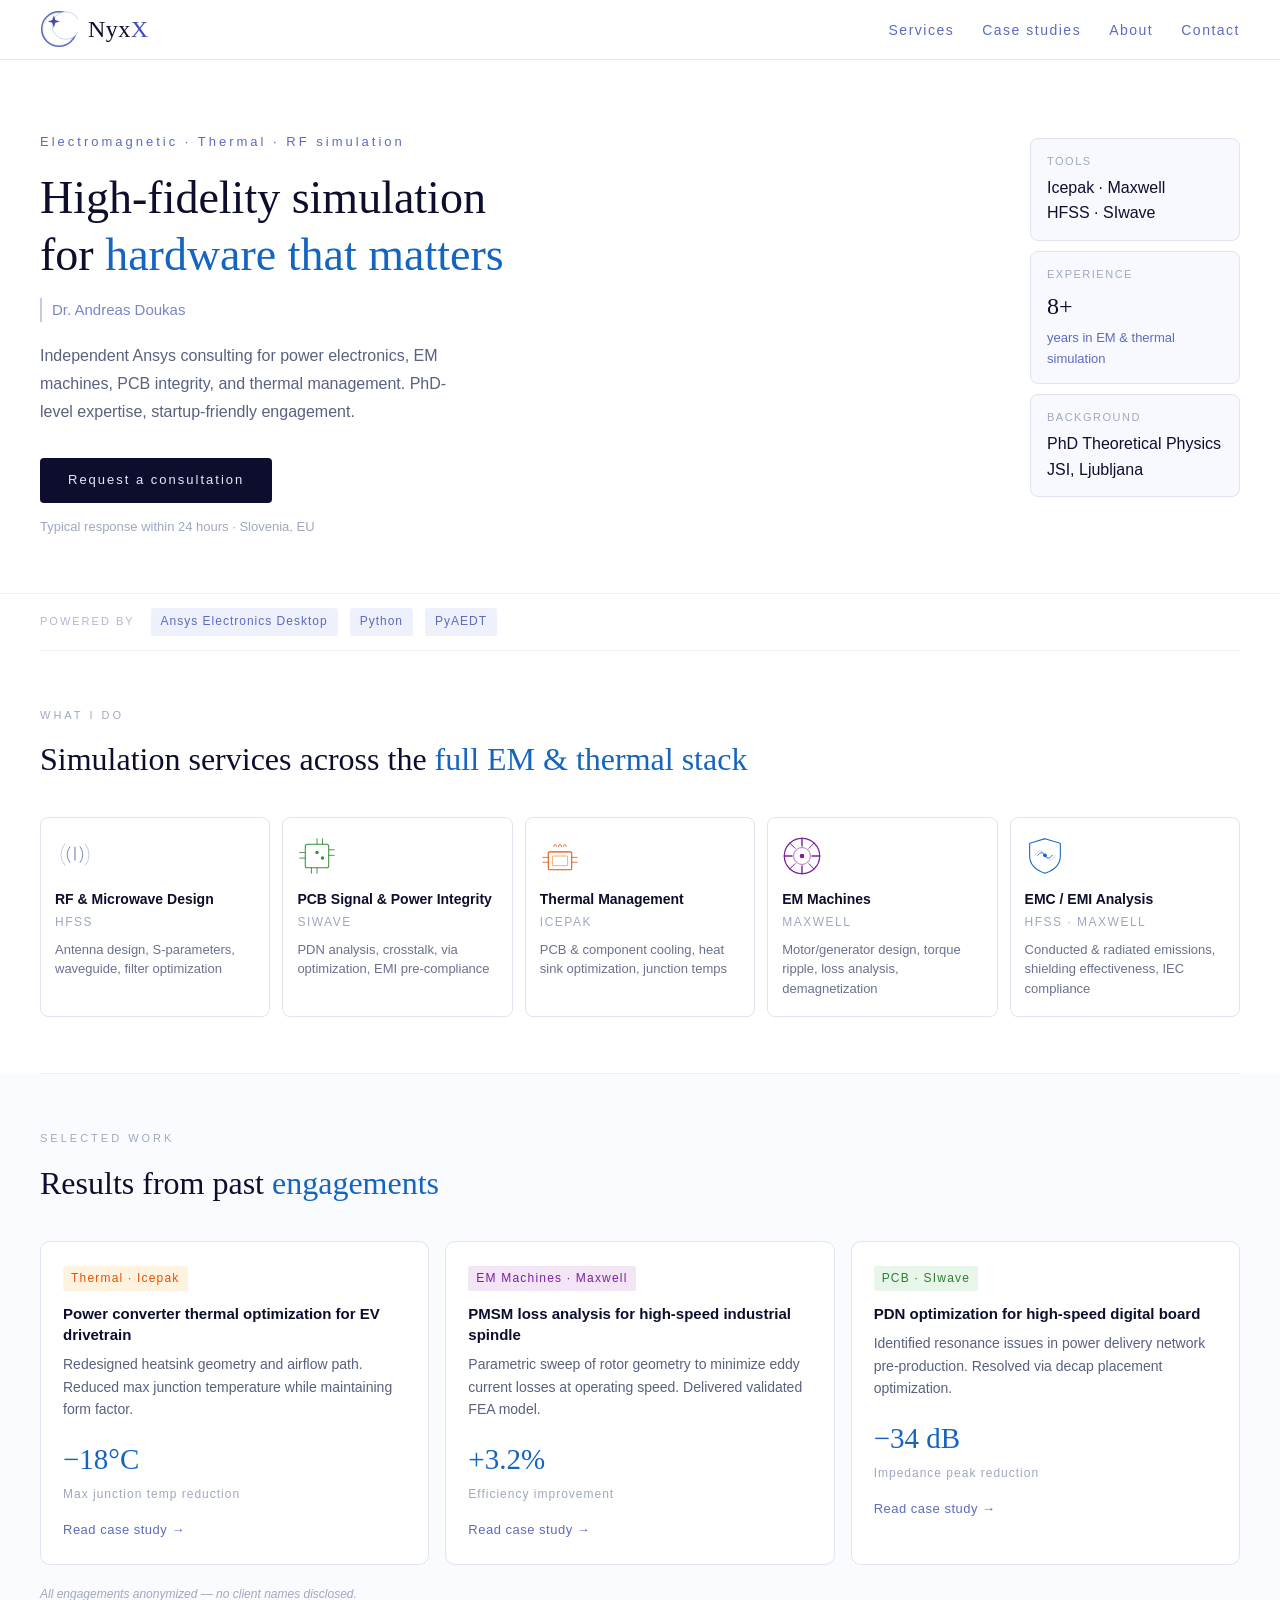
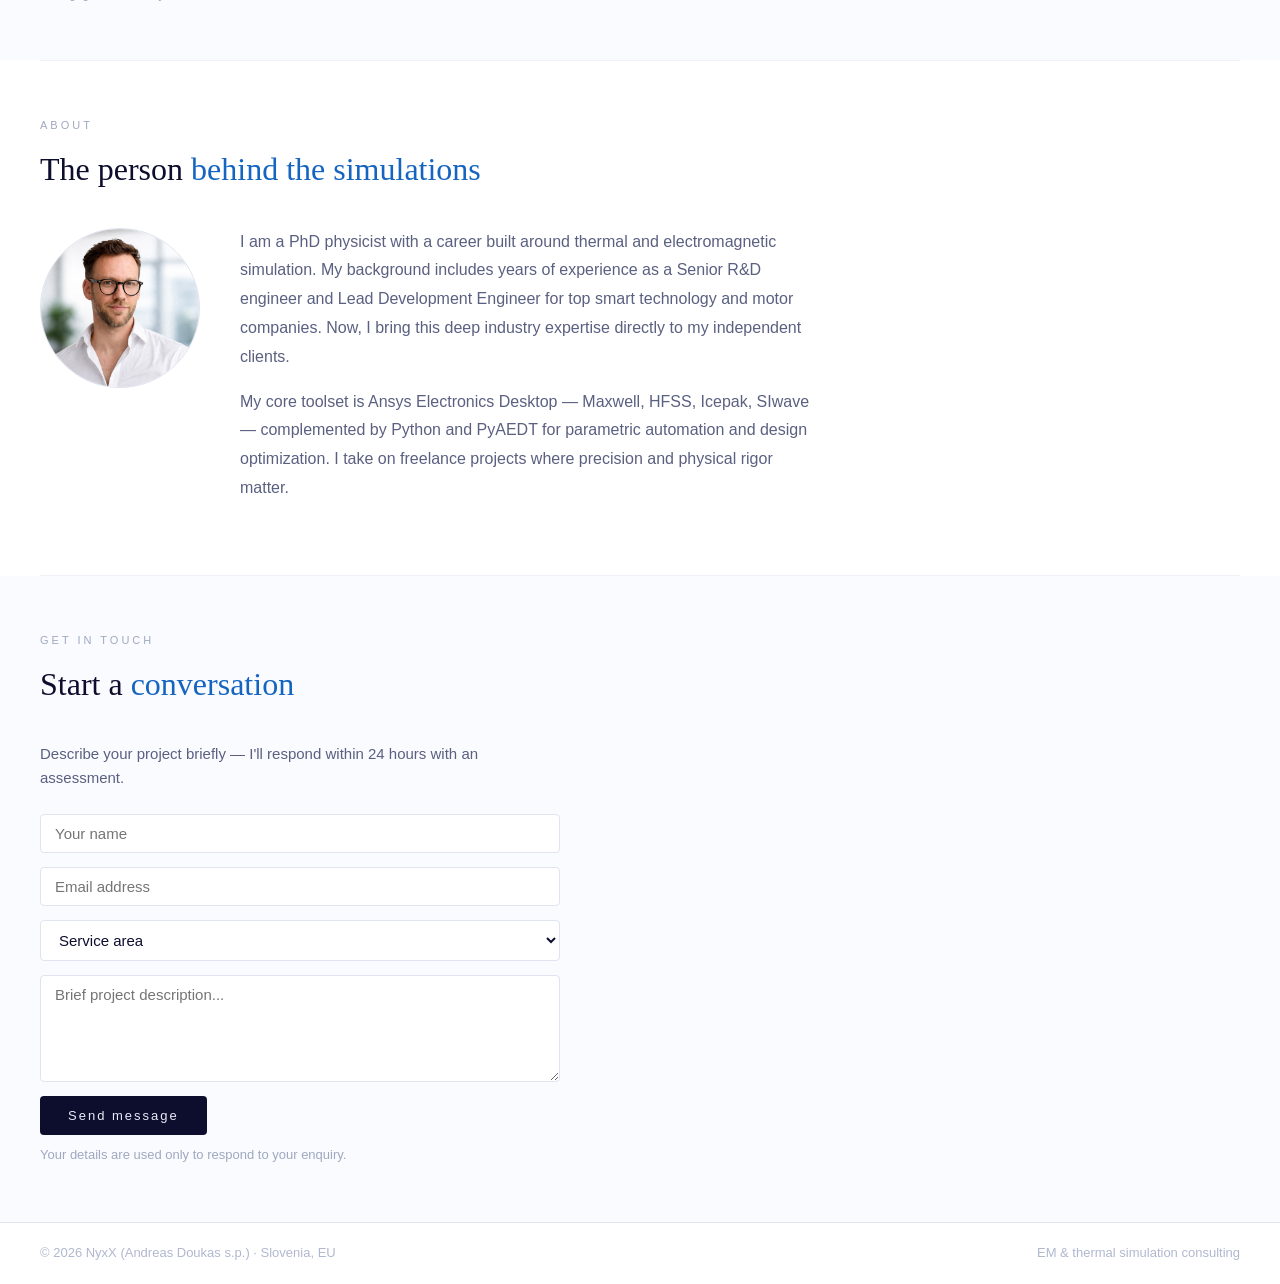
<file: index.html>
<!DOCTYPE html>
<html lang="en">
<head>
  <meta charset="UTF-8">
  <meta name="viewport" content="width=device-width, initial-scale=1.0">
  <title>NyxX – EM & Thermal Simulation Consulting</title>
  <meta name="description" content="Independent Ansys simulation consulting for power electronics, EM machines, PCB integrity, and thermal management. Dr. Andreas Doukas, PhD.">

  <!-- Open Graph — controls link previews in iMessage, Slack, LinkedIn, WhatsApp -->
  <meta property="og:title" content="NyxX – EM & Thermal Simulation Consulting">
  <meta property="og:description" content="Independent Ansys consulting for power electronics, EM machines, PCB integrity, and thermal management. PhD-level expertise, startup-friendly engagement.">
  <meta property="og:type" content="website">
  <meta property="og:url" content="https://andreasdk1.github.io/nyxx-sim/">
  <meta property="og:image" content="https://andreasdk1.github.io/nyxx-sim/assets/og-preview.png">

  <!-- Twitter / X card -->
  <meta name="twitter:card" content="summary_large_image">
  <meta name="twitter:title" content="NyxX – EM & Thermal Simulation Consulting">
  <meta name="twitter:description" content="Independent Ansys consulting for power electronics, EM machines, PCB integrity, and thermal management.">
  <meta name="twitter:image" content="https://andreasdk1.github.io/nyxx-sim/assets/og-preview.png">

  <link rel="stylesheet" href="style.css">
</head>
<body>

  <!-- NAV -->
  <nav id="nav">
    <a class="nav-logo" href="#">
      <!-- Crescent SVG — inlined, no external file -->
      <svg width="38" height="38" viewBox="0 0 44 44" fill="none" xmlns="http://www.w3.org/2000/svg" aria-hidden="true">
        <!-- Outer ring -->
        <circle cx="22" cy="22" r="20" stroke="#3f51b5" stroke-width="1.8" opacity="0.85"/>
        <!-- Subtle inner ring -->
        <circle cx="22" cy="22" r="18.5" stroke="#1565c0" stroke-width="0.5" opacity="0.25"/>
        <!-- White cutout circle that creates the crescent -->
        <circle cx="30" cy="18" r="16" fill="#ffffff"/>
        <circle cx="30" cy="18" r="16" stroke="#1565c0" stroke-width="0.8" opacity="0.35"/>
        <!-- Star at tip -->
        <polygon points="16,6 17.8,11.5 23,13.2 17.8,14.9 16,20.5 14.2,14.9 9,13.2 14.2,11.5" fill="#1a237e" opacity="0.8"/>
      </svg>
      <span class="nav-wordmark">Nyx<em>X</em></span>
    </a>
    <ul class="nav-links">
      <li><a href="#services">Services</a></li>
      <li><a href="#case-studies">Case studies</a></li>
      <li><a href="#about">About</a></li>
      <li><a href="#contact">Contact</a></li>
    </ul>
  </nav>

  <!-- HERO -->
  <section id="hero" class="hero">
    <div class="hero-left">
      <p class="hero-eyebrow">Electromagnetic · Thermal · RF simulation</p>
      <h1>High-fidelity simulation<br>for <em>hardware that matters</em></h1>
      <p class="hero-name">Dr. Andreas Doukas</p>
      <p class="hero-sub">Independent Ansys consulting for power electronics, EM machines, PCB integrity, and thermal management. PhD-level expertise, startup-friendly engagement.</p>
      <a class="cta" href="#contact">Request a consultation</a>
      <p class="hero-note">Typical response within 24 hours · Slovenia, EU</p>
    </div>
    <div class="hero-right">
      <div class="stat-card">
        <p class="stat-label">Tools</p>
        <p class="stat-val sm">Icepak · Maxwell<br>HFSS · SIwave</p>
      </div>
      <div class="stat-card">
        <p class="stat-label">Experience</p>
        <p class="stat-val">8+</p>
        <p class="stat-sub">years in EM & thermal simulation</p>
      </div>
      <div class="stat-card">
        <p class="stat-label">Background</p>
        <p class="stat-val sm">PhD Theoretical Physics<br>JSI, Ljubljana</p>
      </div>
    </div>
  </section>

  <!-- TOOLS BAR -->
  <div class="tools-bar">
    <span class="tools-label">Powered by</span>
    <span class="tool-badge">Ansys Electronics Desktop</span>
    <span class="tool-badge">Python</span>
    <span class="tool-badge">PyAEDT</span>    
  </div>

  <hr class="divider">

  <!-- SERVICES -->
  <section id="services" class="section">
    <p class="eyebrow">What I do</p>
    <h2>Simulation services across the <span>full EM & thermal stack</span></h2>
    <div class="services-grid">

      <article class="svc-card">
        <!-- RF antenna / radiation pattern -->
        <svg class="svc-icon" viewBox="65 300 86 58" fill="none" xmlns="http://www.w3.org/2000/svg" aria-hidden="true">
          <line x1="108" y1="338" x2="108" y2="310" stroke="#3f51b5" stroke-width="1.8" stroke-linecap="round"/>
          <path d="M97 343 Q85 326 97 309" stroke="#3f51b5" stroke-width="1.5" stroke-linecap="round"/>
          <path d="M119 343 Q131 326 119 309" stroke="#3f51b5" stroke-width="1.5" stroke-linecap="round"/>
          <path d="M86 349 Q69 326 86 303" stroke="#3f51b5" stroke-width="1.1" stroke-linecap="round" stroke-opacity="0.6"/>
          <path d="M130 349 Q147 326 130 303" stroke="#3f51b5" stroke-width="1.1" stroke-linecap="round" stroke-opacity="0.6"/>
        </svg>
        <h3 class="svc-name">RF & Microwave Design</h3>
        <p class="svc-tool">HFSS</p>
        <p class="svc-desc">Antenna design, S-parameters, waveguide, filter optimization</p>
      </article>

      <article class="svc-card">
        <!-- PCB / IC package with pins -->
        <svg class="svc-icon" viewBox="188 299 58 58" fill="none" xmlns="http://www.w3.org/2000/svg" aria-hidden="true">
          <rect x="200" y="311" width="34" height="34" rx="3" stroke="#388e3c" stroke-width="1.5"/>
          <line x1="217" y1="311" x2="217" y2="303" stroke="#388e3c" stroke-width="1.3" stroke-linecap="round"/>
          <line x1="225" y1="311" x2="225" y2="303" stroke="#388e3c" stroke-width="1.3" stroke-linecap="round"/>
          <line x1="234" y1="319" x2="242" y2="319" stroke="#388e3c" stroke-width="1.3" stroke-linecap="round"/>
          <line x1="234" y1="327" x2="242" y2="327" stroke="#388e3c" stroke-width="1.3" stroke-linecap="round"/>
          <line x1="217" y1="345" x2="217" y2="353" stroke="#388e3c" stroke-width="1.3" stroke-linecap="round"/>
          <line x1="209" y1="345" x2="209" y2="353" stroke="#388e3c" stroke-width="1.3" stroke-linecap="round"/>
          <line x1="200" y1="323" x2="192" y2="323" stroke="#388e3c" stroke-width="1.3" stroke-linecap="round"/>
          <line x1="200" y1="331" x2="192" y2="331" stroke="#388e3c" stroke-width="1.3" stroke-linecap="round"/>
          <circle cx="217" cy="323" r="2.5" fill="#388e3c"/>
          <circle cx="225" cy="331" r="2.5" fill="#388e3c"/>
        </svg>
        <h3 class="svc-name">PCB Signal & Power Integrity</h3>
        <p class="svc-tool">SIwave</p>
        <p class="svc-desc">PDN analysis, crosstalk, via optimization, EMI pre-compliance</p>
      </article>

      <article class="svc-card">
        <!-- Heatsink with fins and heat waves -->
        <svg class="svc-icon" viewBox="311 300 58 48" fill="none" xmlns="http://www.w3.org/2000/svg" aria-hidden="true">
          <rect x="323" y="318" width="34" height="26" rx="2" stroke="#e65100" stroke-width="1.5"/>
          <rect x="329" y="324" width="22" height="14" rx="1" stroke="#f57c00" stroke-width="0.9"/>
          <path d="M331,310C332.333,306 333.667,306 335,310" stroke="#e65100" stroke-width="1.3" stroke-linecap="round"/>
          <path d="M338,310C339.333,306 340.667,306 342,310" stroke="#e65100" stroke-width="1.3" stroke-linecap="round"/>
          <path d="M345,310C346.333,306 347.667,306 349,310" stroke="#e65100" stroke-width="1.3" stroke-linecap="round"/>
          <line x1="323" y1="326" x2="315" y2="326" stroke="#e65100" stroke-width="1.1" stroke-linecap="round"/>
          <line x1="323" y1="333" x2="315" y2="333" stroke="#e65100" stroke-width="1.1" stroke-linecap="round"/>
          <line x1="357" y1="326" x2="365" y2="326" stroke="#e65100" stroke-width="1.1" stroke-linecap="round"/>
          <line x1="357" y1="333" x2="365" y2="333" stroke="#e65100" stroke-width="1.1" stroke-linecap="round"/>
        </svg>
        <h3 class="svc-name">Thermal Management</h3>
        <p class="svc-tool">Icepak</p>
        <p class="svc-desc">PCB & component cooling, heat sink optimization, junction temps</p>
      </article>

      <article class="svc-card">
        <!-- Motor cross-section — concentric circles with pole lines -->
        <svg class="svc-icon" viewBox="437 302 52 52" fill="none" xmlns="http://www.w3.org/2000/svg" aria-hidden="true">
          <circle cx="463" cy="328" r="23" stroke="#7b1fa2" stroke-width="1.6"/>
          <circle cx="463" cy="328" r="11" stroke="#ab47bc" stroke-width="1"/>
          <circle cx="463" cy="328" r="3" fill="#7b1fa2"/>
          <line x1="463" y1="305" x2="463" y2="315" stroke="#7b1fa2" stroke-width="1.8" stroke-linecap="round"/>
          <line x1="463" y1="341" x2="463" y2="351" stroke="#7b1fa2" stroke-width="1.8" stroke-linecap="round"/>
          <line x1="440" y1="328" x2="450" y2="328" stroke="#7b1fa2" stroke-width="1.8" stroke-linecap="round"/>
          <line x1="476" y1="328" x2="486" y2="328" stroke="#7b1fa2" stroke-width="1.8" stroke-linecap="round"/>
          <line x1="447" y1="311" x2="454" y2="318" stroke="#7b1fa2" stroke-width="1.3" stroke-linecap="round"/>
          <line x1="472" y1="338" x2="479" y2="345" stroke="#7b1fa2" stroke-width="1.3" stroke-linecap="round"/>
          <line x1="479" y1="311" x2="472" y2="318" stroke="#7b1fa2" stroke-width="1.3" stroke-linecap="round"/>
          <line x1="454" y1="338" x2="447" y2="345" stroke="#7b1fa2" stroke-width="1.3" stroke-linecap="round"/>
        </svg>
        <h3 class="svc-name">EM Machines</h3>
        <p class="svc-tool">Maxwell</p>
        <p class="svc-desc">Motor/generator design, torque ripple, loss analysis, demagnetization</p>
      </article>

      <article class="svc-card">
        <!-- EMC shield with wave pattern -->
        <svg class="svc-icon" viewBox="545 300 54 60" fill="none" xmlns="http://www.w3.org/2000/svg" aria-hidden="true">
          <path d="M572,304L595,311L595,330C595,342 587.333,350.667 572,356C556.667,350.667 549,342 549,330L549,311L572,304Z" stroke="#1565c0" stroke-width="1.6"/>
          <path d="M561,329C565,323.667 568.667,323.667 572,329C575.333,334.333 579,334.333 583,329" stroke="#1565c0" stroke-width="1.4" stroke-linecap="round"/>
          <path d="M557,329C561.667,319.667 566.667,319.667 572,329C577.333,338.333 582.333,338.333 587,329" stroke="#1565c0" stroke-width="0.9" stroke-linecap="round" stroke-opacity="0.4"/>
          <circle cx="572" cy="329" r="2.8" fill="#1565c0"/>
        </svg>
        <h3 class="svc-name">EMC / EMI Analysis</h3>
        <p class="svc-tool">HFSS · Maxwell</p>
        <p class="svc-desc">Conducted & radiated emissions, shielding effectiveness, IEC compliance</p>
      </article>

    </div>
  </section>

  <hr class="divider">

  <!-- CASE STUDIES -->
  <section id="case-studies" class="cases-section">
    <p class="eyebrow">Selected work</p>
    <h2>Results from past <span>engagements</span></h2>
    <div class="cases-grid">

      <article class="case-card">
        <span class="case-tag" style="background:#fff3e0;color:#e65100">Thermal · Icepak</span>
        <h3 class="case-title">Power converter thermal optimization for EV drivetrain</h3>
        <p class="case-desc">Redesigned heatsink geometry and airflow path. Reduced max junction temperature while maintaining form factor.</p>
        <p class="case-metric">−18°C</p>
        <p class="case-metric-label">Max junction temp reduction</p>
        <a class="case-link" href="cases/ev-thermal.html">Read case study →</a>
      </article>

      <article class="case-card">
        <span class="case-tag" style="background:#f3e5f5;color:#7b1fa2">EM Machines · Maxwell</span>
        <h3 class="case-title">PMSM loss analysis for high-speed industrial spindle</h3>
        <p class="case-desc">Parametric sweep of rotor geometry to minimize eddy current losses at operating speed. Delivered validated FEA model.</p>
        <p class="case-metric">+3.2%</p>
        <p class="case-metric-label">Efficiency improvement</p>
        <a class="case-link" href="cases/pmsm-loss.html">Read case study →</a>
      </article>

      <article class="case-card">
        <span class="case-tag" style="background:#e8f5e9;color:#2e7d32">PCB · SIwave</span>
        <h3 class="case-title">PDN optimization for high-speed digital board</h3>
        <p class="case-desc">Identified resonance issues in power delivery network pre-production. Resolved via decap placement optimization.</p>
        <p class="case-metric">−34 dB</p>
        <p class="case-metric-label">Impedance peak reduction</p>
        <a class="case-link" href="cases/pdn-optimization.html">Read case study →</a>
      </article>

    </div>
    <p class="cases-note">All engagements anonymized — no client names disclosed.</p>
  </section>

  <hr class="divider">

  <!-- ABOUT -->
  <section id="about" class="section">
    <p class="eyebrow">About</p>
    <h2>The person <span>behind the simulations</span></h2>
    <div class="about-inner">
      <img class="about-photo" src="IMG_1537.jpeg" alt="Dr. Andreas Doukas">
      <div class="about-text">
        <p class="about-body">I am a PhD physicist with a career built around thermal and electromagnetic simulation. My background includes years of experience as a Senior R&D engineer and Lead Development Engineer for top smart technology and motor companies. Now, I bring this deep industry expertise directly to my independent clients.</p>
        <p class="about-body">My core toolset is Ansys Electronics Desktop — Maxwell, HFSS, Icepak, SIwave — complemented by Python and PyAEDT for parametric automation and design optimization. I take on freelance projects where precision and physical rigor matter.</p>
      </div>
    </div>
  </section>

  <hr class="divider">

  <!-- CONTACT -->
  <section id="contact" class="contact-section">
    <p class="eyebrow">Get in touch</p>
    <h2>Start a <span>conversation</span></h2>
    <p class="contact-sub">Describe your project briefly — I'll respond within 24 hours with an assessment.</p>
    <form class="contact-form" action="https://formspree.io/f/YOUR_FORM_ID" method="POST">
      <input type="text" name="name" placeholder="Your name" required>
      <input type="email" name="email" placeholder="Email address" required>
      <select name="subject" required>
        <option value="" disabled selected>Service area</option>
        <option>RF & Microwave (HFSS)</option>
        <option>PCB Signal & Power Integrity (SIwave)</option>
        <option>Thermal Management (Icepak)</option>
        <option>EM Machines (Maxwell)</option>
        <option>EMC / EMI Analysis</option>
        <option>Other / Not sure</option>
      </select>
      <textarea name="message" placeholder="Brief project description..." rows="5" required></textarea>
      <div>
        <button type="submit" class="cta">Send message</button>
        <p class="form-note">Your details are used only to respond to your enquiry.</p>
      </div>
    </form>
  </section>

  <!-- FOOTER -->
  <footer id="footer">
    <span>© 2026 NyxX (Andreas Doukas s.p.) · Slovenia, EU</span>
    <span>EM & thermal simulation consulting</span>
  </footer>

  <script>
    // Active nav link — based on scroll position, not intersection ratio
    const sections = document.querySelectorAll('section[id]');
    const navLinks = document.querySelectorAll('.nav-links a');
    function updateNav() {
      const scrollY = window.scrollY;
      const navH = document.getElementById('nav').offsetHeight;
      const atBottom = scrollY + window.innerHeight >= document.documentElement.scrollHeight - 4;

      let current = atBottom
        ? sections[sections.length - 1].id
        : sections[0].id;

      if (!atBottom) {
        sections.forEach(section => {
          if (scrollY >= section.offsetTop - navH - 8) current = section.id;
        });
      }

      navLinks.forEach(link => {
        link.classList.toggle('active', link.getAttribute('href') === '#' + current);
      });
    }
    window.addEventListener('scroll', updateNav, { passive: true });
    updateNav();
  </script>
</body>
</html>
</file>
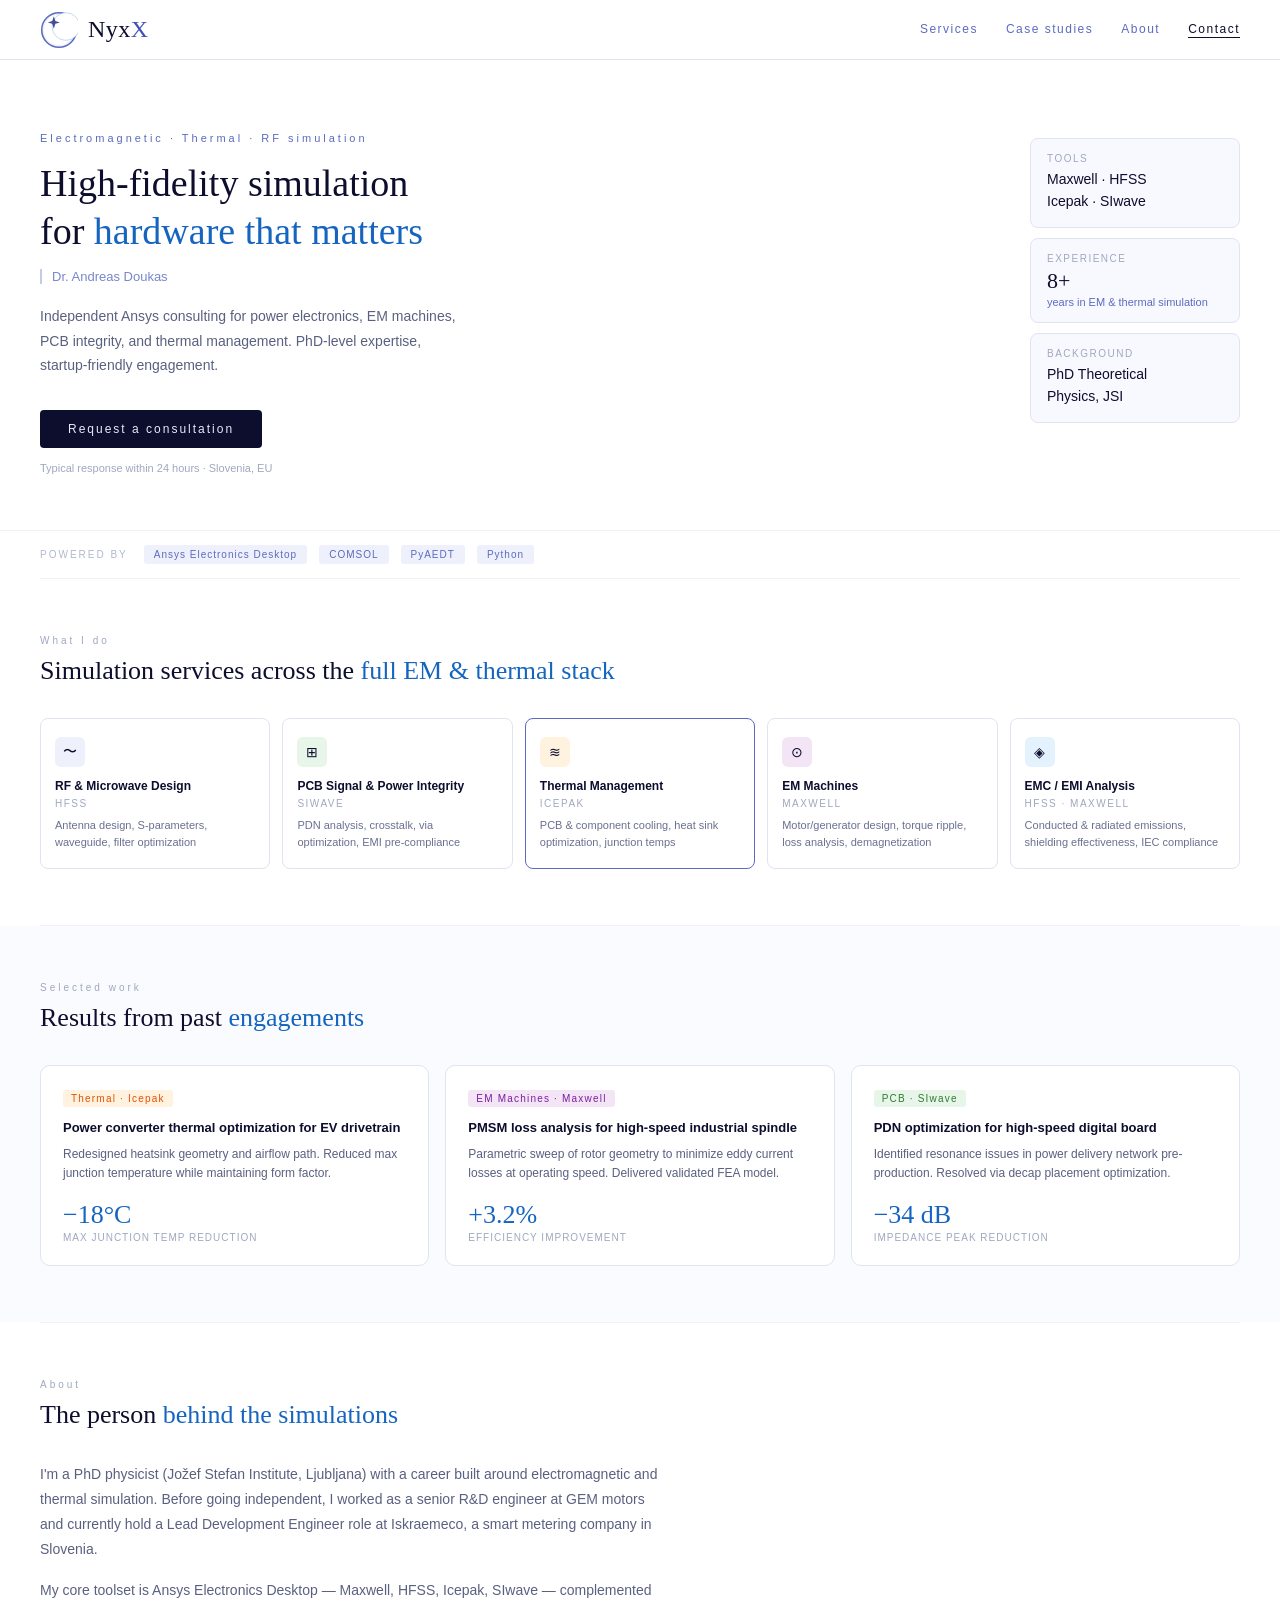
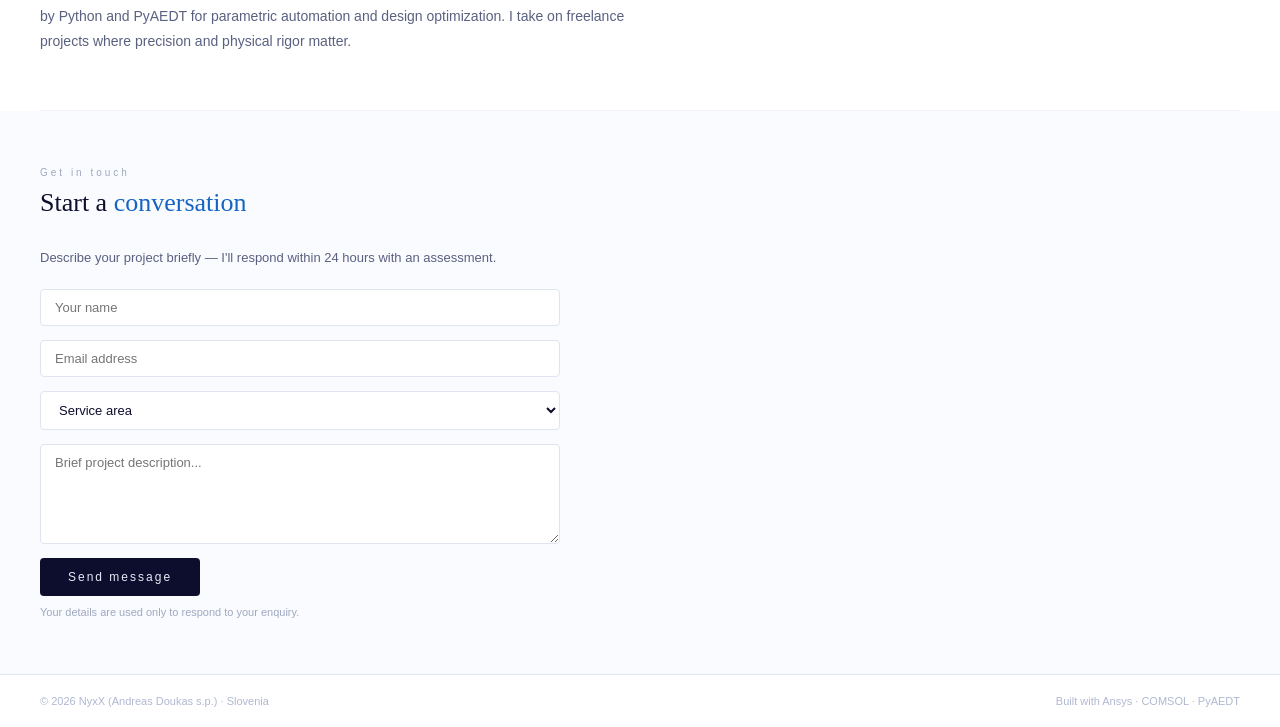
<file: nyxx_homepage_final.html>
<!DOCTYPE html>
<html lang="en">
<head>
<meta charset="UTF-8">
<style>
  * { margin: 0; padding: 0; box-sizing: border-box; }
  body { font-family: Arial, sans-serif; background: #ffffff; color: #0d0d2e; }

  nav {
    position: sticky; top: 0; z-index: 100;
    background: #ffffff; border-bottom: 0.5px solid #e0e4f0;
    padding: 0 40px;
    display: flex; align-items: center; justify-content: space-between;
    height: 60px;
  }
  .nav-logo { display: flex; align-items: center; gap: 10px; text-decoration: none; }
  .nav-wordmark { font-family: Georgia, serif; font-size: 24px; font-weight: 400; color: #0d0d2e; letter-spacing: 0.5px; }
  .nav-wordmark em { color: #3f51b5; font-style: normal; }
  .nav-links { display: flex; gap: 28px; }
  .nav-links a { font-size: 12px; letter-spacing: 1.5px; color: #5c6bc0; text-decoration: none; transition: color 0.15s; }
  .nav-links a:last-child { color: #0d0d2e; border-bottom: 1px solid #0d0d2e; padding-bottom: 1px; }
  .nav-links a:hover { color: #0d0d2e; }

  .hero { padding: 72px 40px 56px; display: flex; align-items: flex-start; gap: 48px; }
  .hero-left { flex: 1; }
  .hero-eyebrow { font-size: 11px; letter-spacing: 3px; color: #5c6bc0; margin-bottom: 16px; }
  h1 { font-family: Georgia, serif; font-size: 38px; font-weight: 400; color: #0d0d2e; line-height: 1.25; margin-bottom: 14px; }
  h1 em { color: #1565c0; font-style: normal; }
  .hero-name { font-size: 13px; color: #7986cb; margin-bottom: 20px; border-left: 2px solid #c5cae9; padding-left: 10px; }
  .hero-sub { font-size: 14px; color: #5a6080; line-height: 1.75; margin-bottom: 32px; max-width: 420px; }
  .cta { display: inline-block; padding: 12px 28px; background: #0d0d2e; color: #e8eaf6; font-size: 12px; letter-spacing: 2px; border-radius: 4px; text-decoration: none; }
  .hero-note { font-size: 11px; color: #9fa8c0; margin-top: 14px; }
  .hero-right { flex: 0 0 210px; display: flex; flex-direction: column; gap: 10px; margin-top: 6px; }
  .stat-card { background: #f8f9ff; border: 0.5px solid #e0e4f0; border-radius: 8px; padding: 14px 16px; }
  .stat-label { font-size: 10px; letter-spacing: 1.5px; color: #9fa8c0; margin-bottom: 4px; }
  .stat-val { font-size: 22px; font-weight: 500; color: #0d0d2e; font-family: Georgia, serif; }
  .stat-val.sm { font-size: 14px; line-height: 1.6; font-family: Arial; }
  .stat-sub { font-size: 11px; color: #5c6bc0; margin-top: 2px; }

  .tools-bar { border-top: 0.5px solid #f0f1f8; padding: 14px 40px; display: flex; align-items: center; gap: 12px; }
  .tools-label { font-size: 10px; letter-spacing: 2px; color: #b0b8d0; margin-right: 4px; }
  .tool-badge { font-size: 10px; letter-spacing: 1px; color: #5c6bc0; background: #eef0fb; padding: 4px 10px; border-radius: 3px; }

  hr.divider { border: none; border-top: 0.5px solid #f0f1f8; margin: 0 40px; }
  .section { padding: 56px 40px; }
  .eyebrow { font-size: 10px; letter-spacing: 3px; color: #9fa8c0; margin-bottom: 10px; }
  h2 { font-family: Georgia, serif; font-size: 26px; font-weight: 400; color: #0d0d2e; margin-bottom: 32px; }
  h2 span { color: #1565c0; }

  .services-grid { display: grid; grid-template-columns: repeat(5, 1fr); gap: 12px; }
  .svc-card { border: 0.5px solid #e0e4f0; border-radius: 8px; padding: 18px 14px; }
  .svc-icon { width: 30px; height: 30px; border-radius: 6px; margin-bottom: 12px; display: flex; align-items: center; justify-content: center; font-size: 14px; }
  .svc-name { font-size: 12px; font-weight: 600; color: #0d0d2e; margin-bottom: 4px; line-height: 1.3; }
  .svc-tool { font-size: 10px; letter-spacing: 1.5px; color: #9fa8c0; margin-bottom: 8px; }
  .svc-desc { font-size: 11px; color: #6a7090; line-height: 1.5; }

  .cases-section { padding: 56px 40px; background: #fafbff; }
  .cases-grid { display: grid; grid-template-columns: repeat(3, 1fr); gap: 16px; }
  .case-card { background: #ffffff; border: 0.5px solid #e0e4f0; border-radius: 10px; padding: 22px; }
  .case-tag { font-size: 10px; letter-spacing: 1.2px; padding: 3px 8px; border-radius: 3px; display: inline-block; margin-bottom: 12px; }
  .case-title { font-size: 13px; font-weight: 600; color: #0d0d2e; margin-bottom: 8px; line-height: 1.4; }
  .case-desc { font-size: 12px; color: #5a6080; line-height: 1.6; margin-bottom: 16px; }
  .case-metric { font-family: Georgia, serif; font-size: 26px; color: #1565c0; }
  .case-metric-label { font-size: 10px; color: #9fa8c0; letter-spacing: 1px; margin-top: 2px; }

  .contact-section { padding: 56px 40px; background: #fafbff; }
  .contact-section form { max-width: 520px; display: flex; flex-direction: column; gap: 14px; }
  .contact-section input, .contact-section select, .contact-section textarea {
    padding: 10px 14px; border: 0.5px solid #e0e4f0; border-radius: 4px;
    font-size: 13px; font-family: Arial, sans-serif; background: #ffffff; color: #0d0d2e;
    outline: none; transition: border-color 0.15s;
  }
  .contact-section input:focus, .contact-section select:focus, .contact-section textarea:focus { border-color: #5c6bc0; }
  .contact-section textarea { resize: vertical; min-height: 100px; }

  footer { border-top: 0.5px solid #e0e4f0; padding: 20px 40px; display: flex; justify-content: space-between; align-items: center; }
  footer span { font-size: 11px; color: #b0b8d0; }
</style>
</head>
<body>

<nav>
  <a class="nav-logo" href="#">
    <svg width="38" height="38" viewBox="0 0 44 44" xmlns="http://www.w3.org/2000/svg">
      <circle cx="22" cy="22" r="20" fill="none" stroke="#3f51b5" stroke-width="1.8" opacity="0.85"/>
      <circle cx="22" cy="22" r="18.5" fill="none" stroke="#1565c0" stroke-width="0.5" opacity="0.25"/>
      <circle cx="30" cy="18" r="16" fill="#ffffff"/>
      <circle cx="30" cy="18" r="16" fill="none" stroke="#1565c0" stroke-width="0.8" opacity="0.35"/>
      <polygon points="16,6 17.8,11.5 23,13.2 17.8,14.9 16,20.5 14.2,14.9 9,13.2 14.2,11.5" fill="#1a237e" opacity="0.8"/>
    </svg>
    <span class="nav-wordmark">Nyx<em>X</em></span>
  </a>
  <div class="nav-links">
    <a href="#services">Services</a>
    <a href="#cases">Case studies</a>
    <a href="#about">About</a>
    <a href="#contact">Contact</a>
  </div>
</nav>

<section class="hero">
  <div class="hero-left">
    <div class="hero-eyebrow">Electromagnetic · Thermal · RF simulation</div>
    <h1>High-fidelity simulation<br>for <em>hardware that matters</em></h1>
    <div class="hero-name">Dr. Andreas Doukas</div>
    <p class="hero-sub">Independent Ansys consulting for power electronics, EM machines, PCB integrity, and thermal management. PhD-level expertise, startup-friendly engagement.</p>
    <a class="cta" href="#contact">Request a consultation</a>
    <div class="hero-note">Typical response within 24 hours · Slovenia, EU</div>
  </div>
  <div class="hero-right">
    <div class="stat-card">
      <div class="stat-label">TOOLS</div>
      <div class="stat-val sm">Maxwell · HFSS<br>Icepak · SIwave</div>
    </div>
    <div class="stat-card">
      <div class="stat-label">EXPERIENCE</div>
      <div class="stat-val">8+</div>
      <div class="stat-sub">years in EM & thermal simulation</div>
    </div>
    <div class="stat-card">
      <div class="stat-label">BACKGROUND</div>
      <div class="stat-val sm">PhD Theoretical<br>Physics, JSI</div>
    </div>
  </div>
</section>

<div class="tools-bar">
  <span class="tools-label">POWERED BY</span>
  <span class="tool-badge">Ansys Electronics Desktop</span>
  <span class="tool-badge">COMSOL</span>
  <span class="tool-badge">PyAEDT</span>
  <span class="tool-badge">Python</span>
</div>

<hr class="divider"/>
<section class="section" id="services">
  <div class="eyebrow">What I do</div>
  <h2>Simulation services across the <span>full EM & thermal stack</span></h2>
  <div class="services-grid">
    <div class="svc-card">
      <div class="svc-icon" style="background:#eef0fb;">〜</div>
      <div class="svc-name">RF & Microwave Design</div>
      <div class="svc-tool">HFSS</div>
      <div class="svc-desc">Antenna design, S-parameters, waveguide, filter optimization</div>
    </div>
    <div class="svc-card">
      <div class="svc-icon" style="background:#e8f5e9;">⊞</div>
      <div class="svc-name">PCB Signal & Power Integrity</div>
      <div class="svc-tool">SIWAVE</div>
      <div class="svc-desc">PDN analysis, crosstalk, via optimization, EMI pre-compliance</div>
    </div>
    <div class="svc-card" style="border-color:#5c6bc0;">
      <div class="svc-icon" style="background:#fff3e0;">≋</div>
      <div class="svc-name">Thermal Management</div>
      <div class="svc-tool">ICEPAK</div>
      <div class="svc-desc">PCB & component cooling, heat sink optimization, junction temps</div>
    </div>
    <div class="svc-card">
      <div class="svc-icon" style="background:#f3e5f5;">⊙</div>
      <div class="svc-name">EM Machines</div>
      <div class="svc-tool">MAXWELL</div>
      <div class="svc-desc">Motor/generator design, torque ripple, loss analysis, demagnetization</div>
    </div>
    <div class="svc-card">
      <div class="svc-icon" style="background:#e3f2fd;">◈</div>
      <div class="svc-name">EMC / EMI Analysis</div>
      <div class="svc-tool">HFSS · MAXWELL</div>
      <div class="svc-desc">Conducted & radiated emissions, shielding effectiveness, IEC compliance</div>
    </div>
  </div>
</section>

<hr class="divider"/>
<section class="cases-section" id="cases">
  <div class="eyebrow">Selected work</div>
  <h2>Results from past <span>engagements</span></h2>
  <div class="cases-grid">
    <div class="case-card">
      <span class="case-tag" style="background:#fff3e0; color:#e65100;">Thermal · Icepak</span>
      <div class="case-title">Power converter thermal optimization for EV drivetrain</div>
      <div class="case-desc">Redesigned heatsink geometry and airflow path. Reduced max junction temperature while maintaining form factor.</div>
      <div class="case-metric">−18°C</div>
      <div class="case-metric-label">MAX JUNCTION TEMP REDUCTION</div>
    </div>
    <div class="case-card">
      <span class="case-tag" style="background:#f3e5f5; color:#7b1fa2;">EM Machines · Maxwell</span>
      <div class="case-title">PMSM loss analysis for high-speed industrial spindle</div>
      <div class="case-desc">Parametric sweep of rotor geometry to minimize eddy current losses at operating speed. Delivered validated FEA model.</div>
      <div class="case-metric">+3.2%</div>
      <div class="case-metric-label">EFFICIENCY IMPROVEMENT</div>
    </div>
    <div class="case-card">
      <span class="case-tag" style="background:#e8f5e9; color:#2e7d32;">PCB · SIwave</span>
      <div class="case-title">PDN optimization for high-speed digital board</div>
      <div class="case-desc">Identified resonance issues in power delivery network pre-production. Resolved via decap placement optimization.</div>
      <div class="case-metric">−34 dB</div>
      <div class="case-metric-label">IMPEDANCE PEAK REDUCTION</div>
    </div>
  </div>
</section>

<hr class="divider"/>
<section class="section" id="about">
  <div class="eyebrow">About</div>
  <h2>The person <span>behind the simulations</span></h2>
  <p style="font-size:14px; color:#5a6080; line-height:1.8; margin-bottom:16px; max-width:620px;">
    I'm a PhD physicist (Jožef Stefan Institute, Ljubljana) with a career built around electromagnetic and thermal simulation. Before going independent, I worked as a senior R&D engineer at GEM motors and currently hold a Lead Development Engineer role at Iskraemeco, a smart metering company in Slovenia.
  </p>
  <p style="font-size:14px; color:#5a6080; line-height:1.8; max-width:620px;">
    My core toolset is Ansys Electronics Desktop — Maxwell, HFSS, Icepak, SIwave — complemented by Python and PyAEDT for parametric automation and design optimization. I take on freelance projects where precision and physical rigor matter.
  </p>
</section>

<hr class="divider"/>
<section class="contact-section" id="contact">
  <div class="eyebrow">Get in touch</div>
  <h2>Start a <span>conversation</span></h2>
  <p style="font-size:13px; color:#5a6080; margin-bottom:24px; max-width:480px;">Describe your project briefly — I'll respond within 24 hours with an assessment.</p>
  <form>
    <input type="text" placeholder="Your name">
    <input type="email" placeholder="Email address">
    <select>
      <option value="" disabled selected>Service area</option>
      <option>RF & Microwave (HFSS)</option>
      <option>PCB Signal & Power Integrity (SIwave)</option>
      <option>Thermal Management (Icepak)</option>
      <option>EM Machines (Maxwell)</option>
      <option>EMC / EMI Analysis</option>
      <option>Other / Not sure</option>
    </select>
    <textarea placeholder="Brief project description..."></textarea>
    <div>
      <a class="cta" href="#">Send message</a>
      <div style="font-size:11px; color:#9fa8c0; margin-top:10px;">Your details are used only to respond to your enquiry.</div>
    </div>
  </form>
</section>

<footer>
  <span>© 2026 NyxX (Andreas Doukas s.p.) · Slovenia</span>
  <span>Built with Ansys · COMSOL · PyAEDT</span>
</footer>

</body>
</html>
</file>
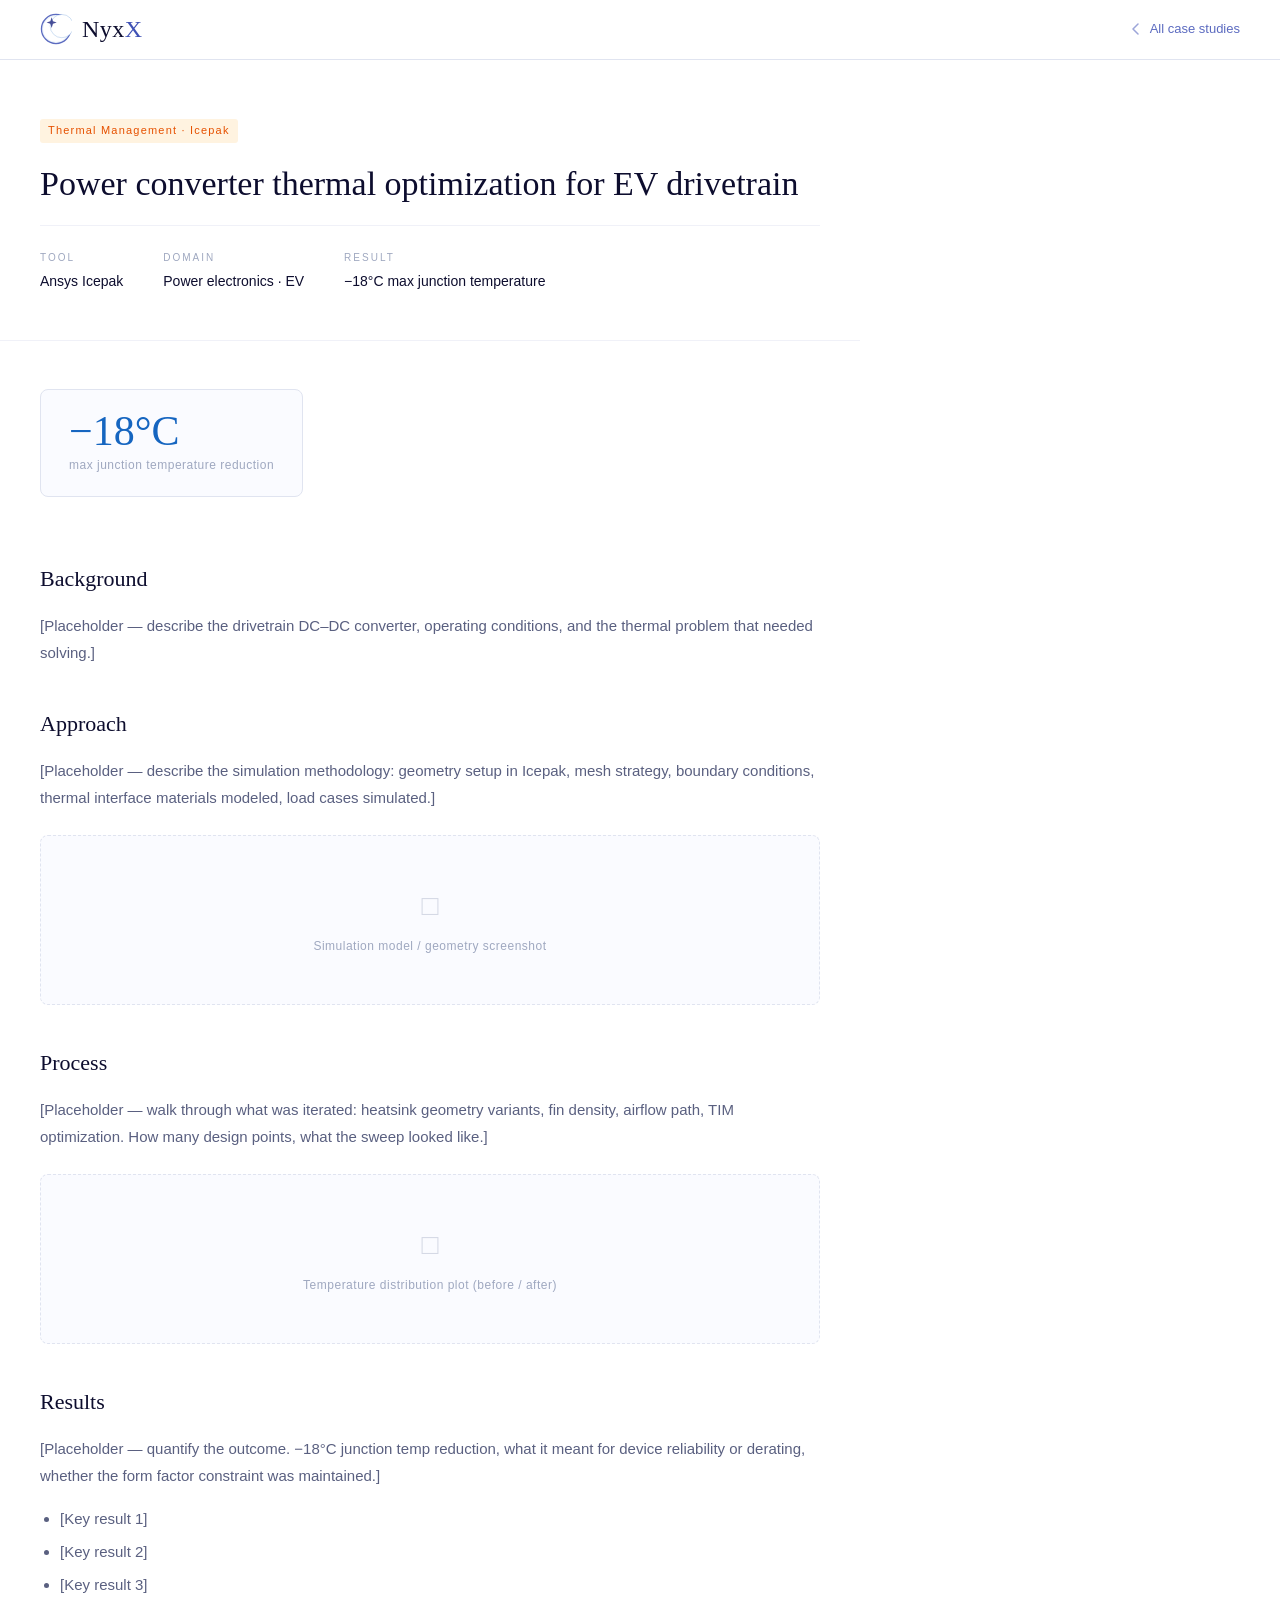
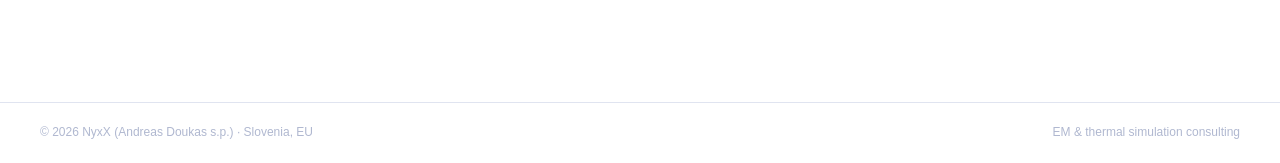
<file: cases/ev-thermal.html>
<!DOCTYPE html>
<html lang="en">
<head>
  <meta charset="UTF-8">
  <meta name="viewport" content="width=device-width, initial-scale=1.0">
  <title>Power converter thermal optimization – NyxX</title>
  <link rel="stylesheet" href="case.css">
</head>
<body>

<nav>
  <a class="nav-logo" href="../index.html">
    <svg width="32" height="32" viewBox="0 0 44 44" fill="none" xmlns="http://www.w3.org/2000/svg" aria-hidden="true">
      <circle cx="22" cy="22" r="20" stroke="#3f51b5" stroke-width="1.8" opacity="0.85"/>
      <circle cx="22" cy="22" r="18.5" stroke="#1565c0" stroke-width="0.5" opacity="0.25"/>
      <circle cx="30" cy="18" r="16" fill="#ffffff"/>
      <circle cx="30" cy="18" r="16" stroke="#1565c0" stroke-width="0.8" opacity="0.35"/>
      <polygon points="16,6 17.8,11.5 23,13.2 17.8,14.9 16,20.5 14.2,14.9 9,13.2 14.2,11.5" fill="#1a237e" opacity="0.8"/>
    </svg>
    <span class="nav-wordmark">Nyx<em>X</em></span>
  </a>
  <a class="nav-back" href="../index.html#case-studies">
    <svg width="16" height="16" viewBox="0 0 16 16" fill="none"><path d="M10 3L5 8l5 5" stroke="#5c6bc0" stroke-width="1.5" stroke-linecap="round" stroke-linejoin="round"/></svg>
    All case studies
  </a>
</nav>

<header class="case-header">
  <span class="case-tag" style="background:#fff3e0;color:#e65100">Thermal Management · Icepak</span>
  <h1>Power converter thermal optimization for EV drivetrain</h1>
  <div class="case-meta">
    <div class="meta-item">
      <p class="meta-label">Tool</p>
      <p class="meta-value">Ansys Icepak</p>
    </div>
    <div class="meta-item">
      <p class="meta-label">Domain</p>
      <p class="meta-value">Power electronics · EV</p>
    </div>
    <div class="meta-item">
      <p class="meta-label">Result</p>
      <p class="meta-value">−18°C max junction temperature</p>
    </div>
  </div>
</header>

<main class="case-body">

  <div class="metric-block">
    <span class="metric-number">−18°C</span>
    <span class="metric-label">max junction temperature reduction</span>
  </div>

  <h2>Background</h2>
  <p>
    <!-- Add project background here: what was the client's problem, what was the system, what were the constraints -->
    [Placeholder — describe the drivetrain DC–DC converter, operating conditions, and the thermal problem that needed solving.]
  </p>

  <h2>Approach</h2>
  <p>
    [Placeholder — describe the simulation methodology: geometry setup in Icepak, mesh strategy, boundary conditions, thermal interface materials modeled, load cases simulated.]
  </p>

  <div class="media-placeholder">
    <span class="ph-icon">□</span>
    <span class="ph-label">Simulation model / geometry screenshot</span>
  </div>

  <h2>Process</h2>
  <p>
    [Placeholder — walk through what was iterated: heatsink geometry variants, fin density, airflow path, TIM optimization. How many design points, what the sweep looked like.]
  </p>

  <div class="media-placeholder">
    <span class="ph-icon">□</span>
    <span class="ph-label">Temperature distribution plot (before / after)</span>
  </div>

  <h2>Results</h2>
  <p>
    [Placeholder — quantify the outcome. −18°C junction temp reduction, what it meant for device reliability or derating, whether the form factor constraint was maintained.]
  </p>
  <ul>
    <li>[Key result 1]</li>
    <li>[Key result 2]</li>
    <li>[Key result 3]</li>
  </ul>

</main>

<footer>
  <span>© 2026 NyxX (Andreas Doukas s.p.) · Slovenia, EU</span>
  <span>EM & thermal simulation consulting</span>
</footer>

</body>
</html>
</file>
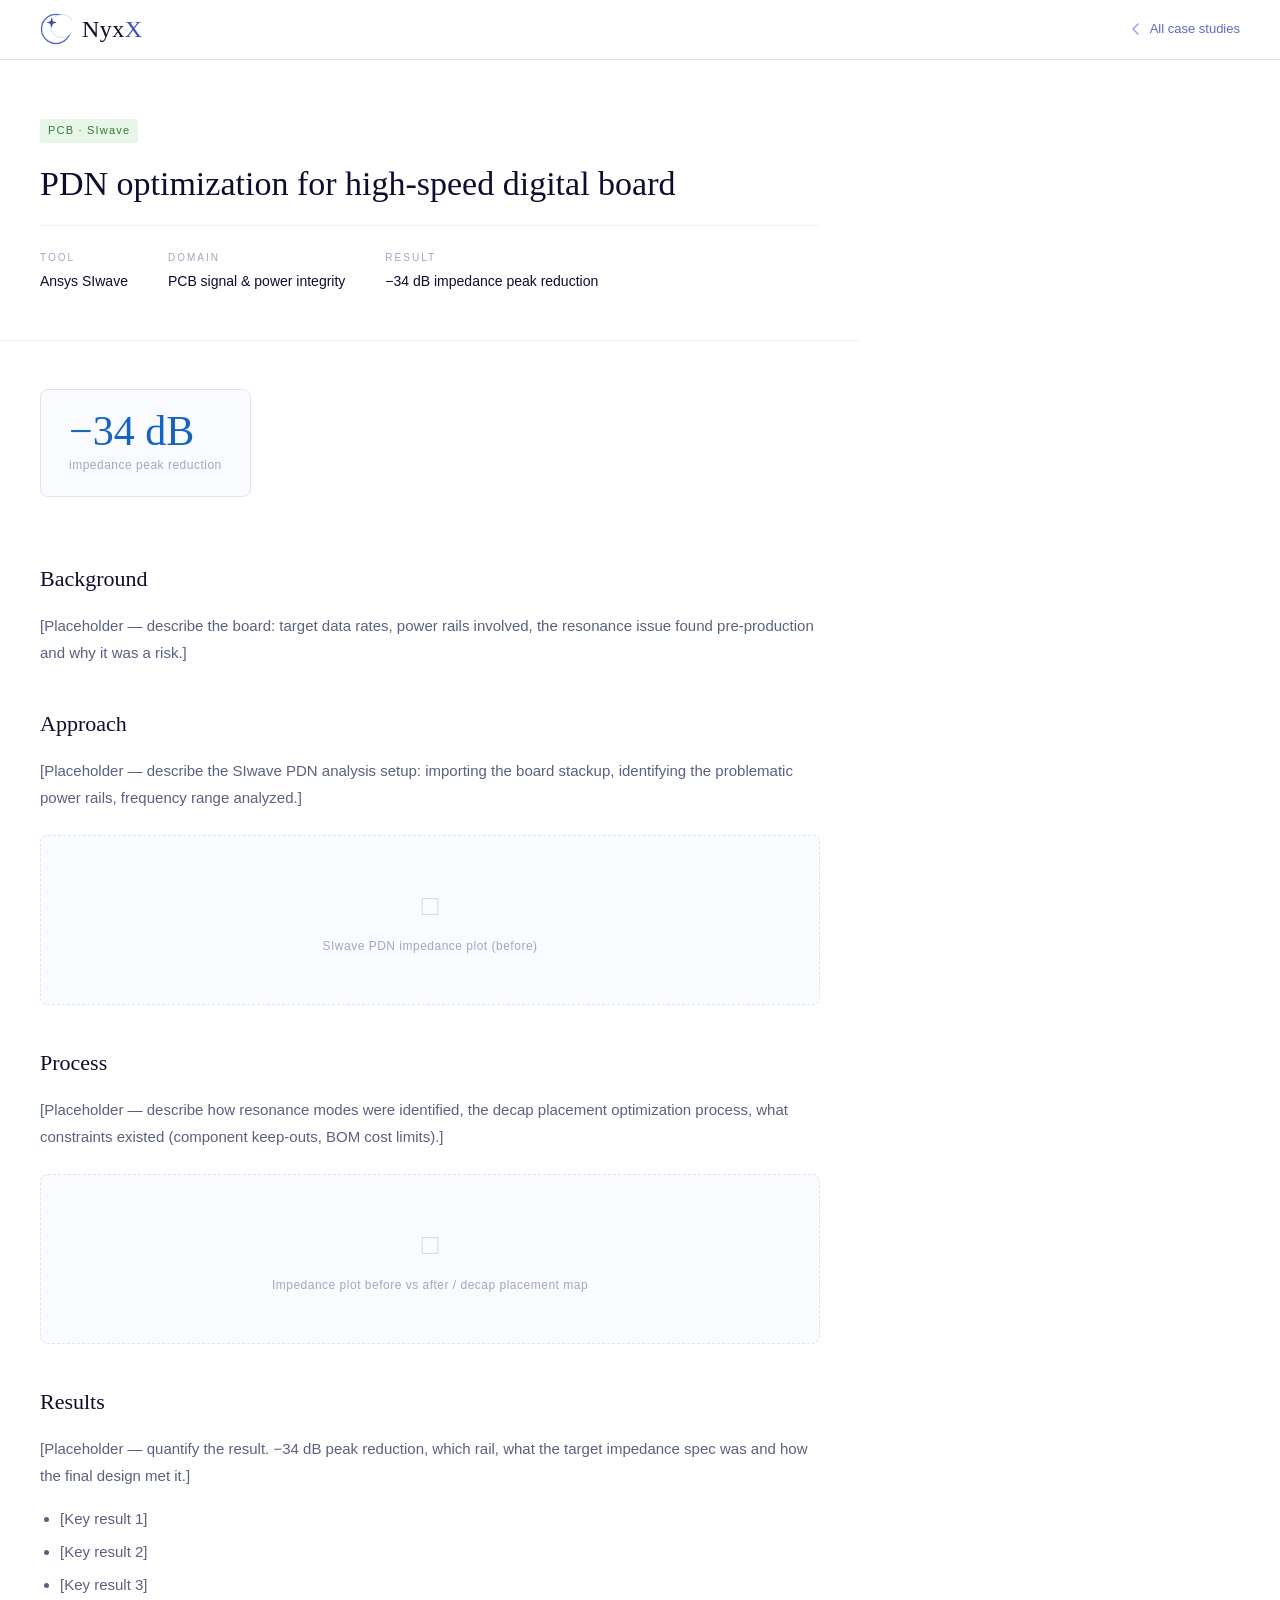
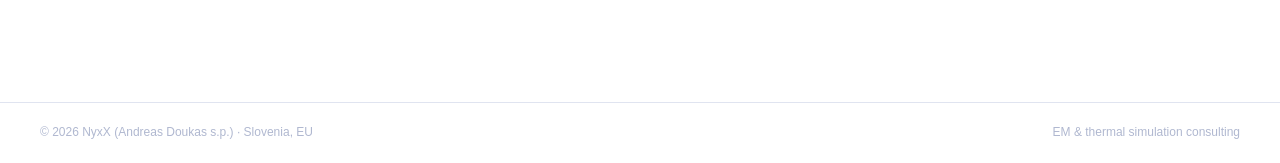
<file: cases/pdn-optimization.html>
<!DOCTYPE html>
<html lang="en">
<head>
  <meta charset="UTF-8">
  <meta name="viewport" content="width=device-width, initial-scale=1.0">
  <title>PDN optimization – NyxX</title>
  <link rel="stylesheet" href="case.css">
</head>
<body>

<nav>
  <a class="nav-logo" href="../index.html">
    <svg width="32" height="32" viewBox="0 0 44 44" fill="none" xmlns="http://www.w3.org/2000/svg" aria-hidden="true">
      <circle cx="22" cy="22" r="20" stroke="#3f51b5" stroke-width="1.8" opacity="0.85"/>
      <circle cx="22" cy="22" r="18.5" stroke="#1565c0" stroke-width="0.5" opacity="0.25"/>
      <circle cx="30" cy="18" r="16" fill="#ffffff"/>
      <circle cx="30" cy="18" r="16" stroke="#1565c0" stroke-width="0.8" opacity="0.35"/>
      <polygon points="16,6 17.8,11.5 23,13.2 17.8,14.9 16,20.5 14.2,14.9 9,13.2 14.2,11.5" fill="#1a237e" opacity="0.8"/>
    </svg>
    <span class="nav-wordmark">Nyx<em>X</em></span>
  </a>
  <a class="nav-back" href="../index.html#case-studies">
    <svg width="16" height="16" viewBox="0 0 16 16" fill="none"><path d="M10 3L5 8l5 5" stroke="#5c6bc0" stroke-width="1.5" stroke-linecap="round" stroke-linejoin="round"/></svg>
    All case studies
  </a>
</nav>

<header class="case-header">
  <span class="case-tag" style="background:#e8f5e9;color:#2e7d32">PCB · SIwave</span>
  <h1>PDN optimization for high-speed digital board</h1>
  <div class="case-meta">
    <div class="meta-item">
      <p class="meta-label">Tool</p>
      <p class="meta-value">Ansys SIwave</p>
    </div>
    <div class="meta-item">
      <p class="meta-label">Domain</p>
      <p class="meta-value">PCB signal & power integrity</p>
    </div>
    <div class="meta-item">
      <p class="meta-label">Result</p>
      <p class="meta-value">−34 dB impedance peak reduction</p>
    </div>
  </div>
</header>

<main class="case-body">

  <div class="metric-block">
    <span class="metric-number">−34 dB</span>
    <span class="metric-label">impedance peak reduction</span>
  </div>

  <h2>Background</h2>
  <p>
    [Placeholder — describe the board: target data rates, power rails involved, the resonance issue found pre-production and why it was a risk.]
  </p>

  <h2>Approach</h2>
  <p>
    [Placeholder — describe the SIwave PDN analysis setup: importing the board stackup, identifying the problematic power rails, frequency range analyzed.]
  </p>

  <div class="media-placeholder">
    <span class="ph-icon">□</span>
    <span class="ph-label">SIwave PDN impedance plot (before)</span>
  </div>

  <h2>Process</h2>
  <p>
    [Placeholder — describe how resonance modes were identified, the decap placement optimization process, what constraints existed (component keep-outs, BOM cost limits).]
  </p>

  <div class="media-placeholder">
    <span class="ph-icon">□</span>
    <span class="ph-label">Impedance plot before vs after / decap placement map</span>
  </div>

  <h2>Results</h2>
  <p>
    [Placeholder — quantify the result. −34 dB peak reduction, which rail, what the target impedance spec was and how the final design met it.]
  </p>
  <ul>
    <li>[Key result 1]</li>
    <li>[Key result 2]</li>
    <li>[Key result 3]</li>
  </ul>

</main>

<footer>
  <span>© 2026 NyxX (Andreas Doukas s.p.) · Slovenia, EU</span>
  <span>EM & thermal simulation consulting</span>
</footer>

</body>
</html>
</file>
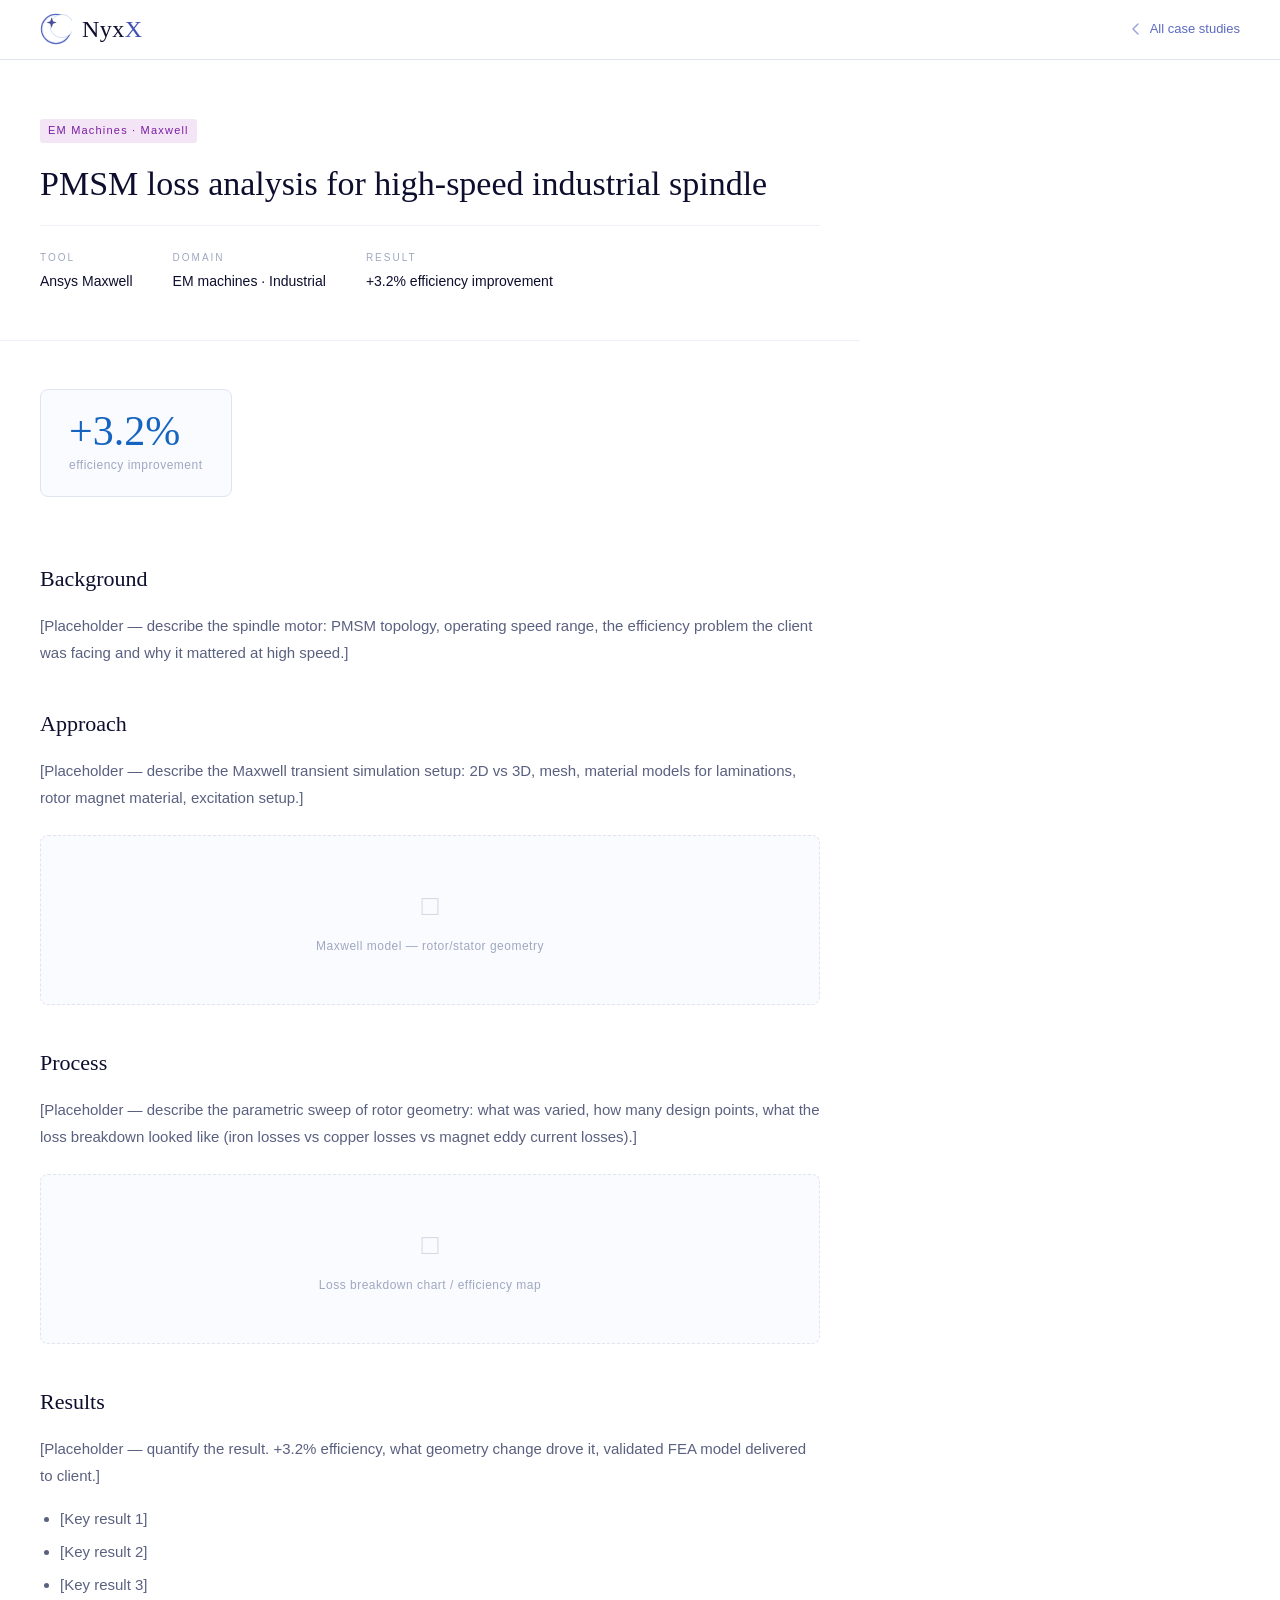
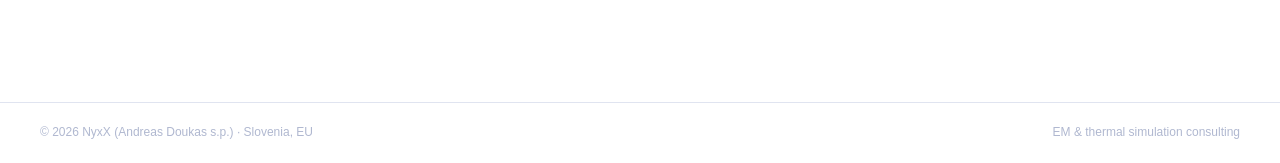
<file: cases/pmsm-loss.html>
<!DOCTYPE html>
<html lang="en">
<head>
  <meta charset="UTF-8">
  <meta name="viewport" content="width=device-width, initial-scale=1.0">
  <title>PMSM loss analysis – NyxX</title>
  <link rel="stylesheet" href="case.css">
</head>
<body>

<nav>
  <a class="nav-logo" href="../index.html">
    <svg width="32" height="32" viewBox="0 0 44 44" fill="none" xmlns="http://www.w3.org/2000/svg" aria-hidden="true">
      <circle cx="22" cy="22" r="20" stroke="#3f51b5" stroke-width="1.8" opacity="0.85"/>
      <circle cx="22" cy="22" r="18.5" stroke="#1565c0" stroke-width="0.5" opacity="0.25"/>
      <circle cx="30" cy="18" r="16" fill="#ffffff"/>
      <circle cx="30" cy="18" r="16" stroke="#1565c0" stroke-width="0.8" opacity="0.35"/>
      <polygon points="16,6 17.8,11.5 23,13.2 17.8,14.9 16,20.5 14.2,14.9 9,13.2 14.2,11.5" fill="#1a237e" opacity="0.8"/>
    </svg>
    <span class="nav-wordmark">Nyx<em>X</em></span>
  </a>
  <a class="nav-back" href="../index.html#case-studies">
    <svg width="16" height="16" viewBox="0 0 16 16" fill="none"><path d="M10 3L5 8l5 5" stroke="#5c6bc0" stroke-width="1.5" stroke-linecap="round" stroke-linejoin="round"/></svg>
    All case studies
  </a>
</nav>

<header class="case-header">
  <span class="case-tag" style="background:#f3e5f5;color:#7b1fa2">EM Machines · Maxwell</span>
  <h1>PMSM loss analysis for high-speed industrial spindle</h1>
  <div class="case-meta">
    <div class="meta-item">
      <p class="meta-label">Tool</p>
      <p class="meta-value">Ansys Maxwell</p>
    </div>
    <div class="meta-item">
      <p class="meta-label">Domain</p>
      <p class="meta-value">EM machines · Industrial</p>
    </div>
    <div class="meta-item">
      <p class="meta-label">Result</p>
      <p class="meta-value">+3.2% efficiency improvement</p>
    </div>
  </div>
</header>

<main class="case-body">

  <div class="metric-block">
    <span class="metric-number">+3.2%</span>
    <span class="metric-label">efficiency improvement</span>
  </div>

  <h2>Background</h2>
  <p>
    [Placeholder — describe the spindle motor: PMSM topology, operating speed range, the efficiency problem the client was facing and why it mattered at high speed.]
  </p>

  <h2>Approach</h2>
  <p>
    [Placeholder — describe the Maxwell transient simulation setup: 2D vs 3D, mesh, material models for laminations, rotor magnet material, excitation setup.]
  </p>

  <div class="media-placeholder">
    <span class="ph-icon">□</span>
    <span class="ph-label">Maxwell model — rotor/stator geometry</span>
  </div>

  <h2>Process</h2>
  <p>
    [Placeholder — describe the parametric sweep of rotor geometry: what was varied, how many design points, what the loss breakdown looked like (iron losses vs copper losses vs magnet eddy current losses).]
  </p>

  <div class="media-placeholder">
    <span class="ph-icon">□</span>
    <span class="ph-label">Loss breakdown chart / efficiency map</span>
  </div>

  <h2>Results</h2>
  <p>
    [Placeholder — quantify the result. +3.2% efficiency, what geometry change drove it, validated FEA model delivered to client.]
  </p>
  <ul>
    <li>[Key result 1]</li>
    <li>[Key result 2]</li>
    <li>[Key result 3]</li>
  </ul>

</main>

<footer>
  <span>© 2026 NyxX (Andreas Doukas s.p.) · Slovenia, EU</span>
  <span>EM & thermal simulation consulting</span>
</footer>

</body>
</html>
</file>
<file: style.css>
/* ============================================================
   CSS Custom Properties
   ============================================================ */
:root {
  --navy:     #0d0d2e;
  --indigo:   #3f51b5;
  --indigo-l: #5c6bc0;
  --cyan:     #1565c0;
  --cyan-l:   #4fc3f7;
  --muted:    #9fa8da;
  --muted-2:  #9fa8c0;
  --bg:       #ffffff;
  --surface:  #fafbff;
  --surface-2:#f8f9ff;
  --border:   #e0e4f0;
  --border-l: #f0f1f8;
  --text-body:#5a6080;

  --nav-h:    60px;
  --pad-x:    40px;
}

/* ============================================================
   Reset & Base
   ============================================================ */
*, *::before, *::after { box-sizing: border-box; margin: 0; padding: 0; }

html { scroll-behavior: smooth; scroll-padding-top: var(--nav-h); }

body {
  font-family: Arial, sans-serif;
  background: var(--bg);
  color: var(--navy);
  line-height: 1.6;
}

a { color: inherit; text-decoration: none; }
ul { list-style: none; }
button { font-family: inherit; }

/* ============================================================
   Typography helpers
   ============================================================ */
.eyebrow {
  font-size: 11px;
  letter-spacing: 3px;
  text-transform: uppercase;
  color: var(--muted-2);
  margin-bottom: 10px;
}

h1 {
  font-family: Georgia, serif;
  font-size: 46px;
  font-weight: 400;
  color: var(--navy);
  line-height: 1.25;
  margin-bottom: 14px;
}
h1 em { color: var(--cyan); font-style: normal; }

h2 {
  font-family: Georgia, serif;
  font-size: 32px;
  font-weight: 400;
  color: var(--navy);
  margin-bottom: 32px;
}
h2 span { color: var(--cyan); }

.divider {
  border: none;
  border-top: 0.5px solid var(--border-l);
  margin: 0 var(--pad-x);
}

/* ============================================================
   CTA Button
   ============================================================ */
.cta {
  display: inline-block;
  padding: 12px 28px;
  background: var(--navy);
  color: #e8eaf6;
  font-size: 13px;
  letter-spacing: 2px;
  border-radius: 4px;
  border: none;
  cursor: pointer;
  text-decoration: none;
  transition: background 0.15s ease;
}
.cta:hover { background: var(--indigo); }

/* ============================================================
   Nav
   ============================================================ */
#nav {
  position: sticky;
  top: 0;
  z-index: 100;
  background: var(--bg);
  border-bottom: 0.5px solid var(--border);
  padding: 0 var(--pad-x);
  display: flex;
  align-items: center;
  justify-content: space-between;
  height: var(--nav-h);
}

.nav-logo {
  display: flex;
  align-items: center;
  gap: 10px;
}

.nav-wordmark {
  font-family: Georgia, serif;
  font-size: 24px;
  font-weight: 400;
  color: var(--navy);
  letter-spacing: 0.5px;
}
.nav-wordmark em {
  color: var(--indigo);
  font-style: normal;
}

.nav-links {
  display: flex;
  gap: 28px;
}

.nav-links a {
  font-size: 14px;
  letter-spacing: 1.5px;
  color: var(--indigo-l);
  padding-bottom: 2px;
  border-bottom: 1px solid transparent;
  transition: color 0.15s ease, border-color 0.15s ease;
}
.nav-links a:hover,
.nav-links a.active {
  color: var(--navy);
  border-bottom-color: var(--navy);
}

/* ============================================================
   Hero
   ============================================================ */
.hero {
  padding: 72px var(--pad-x) 56px;
  display: flex;
  align-items: flex-start;
  gap: 48px;
}

.hero-left { flex: 1; }

.hero-eyebrow {
  font-size: 13px;
  letter-spacing: 3px;
  color: var(--indigo-l);
  margin-bottom: 16px;
  text-transform: none;
}

.hero-name {
  font-size: 15px;
  color: #7986cb;
  border-left: 2px solid #c5cae9;
  padding-left: 10px;
  margin-bottom: 20px;
}

.hero-sub {
  font-size: 16px;
  color: var(--text-body);
  line-height: 1.75;
  margin-bottom: 32px;
  max-width: 420px;
}

.hero-note {
  font-size: 13px;
  color: var(--muted-2);
  margin-top: 14px;
}

/* Stat cards */
.hero-right {
  flex: 0 0 210px;
  display: flex;
  flex-direction: column;
  gap: 10px;
  margin-top: 6px;
}

.stat-card {
  background: var(--surface-2);
  border: 0.5px solid var(--border);
  border-radius: 8px;
  padding: 14px 16px;
}

.stat-label {
  font-size: 11px;
  letter-spacing: 1.5px;
  text-transform: uppercase;
  color: var(--muted-2);
  margin-bottom: 4px;
}

.stat-val {
  font-family: Georgia, serif;
  font-size: 24px;
  font-weight: 500;
  color: var(--navy);
}
.stat-val.sm {
  font-size: 16px;
  font-family: Arial, sans-serif;
  font-weight: 400;
  line-height: 1.6;
}

.stat-sub {
  font-size: 13px;
  color: var(--indigo-l);
  margin-top: 2px;
}

/* Tools bar */
.tools-bar {
  border-top: 0.5px solid var(--border-l);
  padding: 14px var(--pad-x);
  display: flex;
  align-items: center;
  gap: 12px;
  flex-wrap: wrap;
}

.tools-label {
  font-size: 11px;
  letter-spacing: 2px;
  text-transform: uppercase;
  color: #b0b8d0;
  margin-right: 4px;
}

.tool-badge {
  font-size: 12px;
  letter-spacing: 1px;
  color: var(--indigo-l);
  background: #eef0fb;
  padding: 4px 10px;
  border-radius: 3px;
}

/* ============================================================
   Section base
   ============================================================ */
.section {
  padding: 56px var(--pad-x);
}

/* ============================================================
   Services
   ============================================================ */
.services-grid {
  display: grid;
  grid-template-columns: repeat(5, 1fr);
  gap: 12px;
}

.svc-card {
  border: 0.5px solid var(--border);
  border-radius: 8px;
  padding: 18px 14px;
  transition: box-shadow 0.15s ease;
}
.svc-card:hover { box-shadow: 0 4px 16px rgba(63,81,181,0.08); }

.svc-icon {
  width: 40px;
  height: 40px;
  margin-bottom: 14px;
  display: block;
}

.svc-name {
  font-size: 14px;
  font-weight: 600;
  color: var(--navy);
  margin-bottom: 4px;
  line-height: 1.3;
}

.svc-tool {
  font-size: 12px;
  letter-spacing: 1.5px;
  text-transform: uppercase;
  color: var(--muted-2);
  margin-bottom: 8px;
}

.svc-desc {
  font-size: 13px;
  color: #6a7090;
  line-height: 1.5;
}

/* ============================================================
   Case Studies
   ============================================================ */
.cases-section {
  padding: 56px var(--pad-x);
  background: var(--surface);
}

.cases-grid {
  display: grid;
  grid-template-columns: repeat(3, 1fr);
  gap: 16px;
}

.case-card {
  background: var(--bg);
  border: 0.5px solid var(--border);
  border-radius: 10px;
  padding: 22px;
}

.case-tag {
  font-size: 12px;
  letter-spacing: 1.2px;
  padding: 3px 8px;
  border-radius: 3px;
  display: inline-block;
  margin-bottom: 12px;
}

.case-title {
  font-size: 15px;
  font-weight: 600;
  color: var(--navy);
  margin-bottom: 8px;
  line-height: 1.4;
}

.case-desc {
  font-size: 14px;
  color: var(--text-body);
  line-height: 1.6;
  margin-bottom: 16px;
}

.case-metric {
  font-family: Georgia, serif;
  font-size: 29px;
  color: var(--cyan);
}

.case-metric-label {
  font-size: 12px;
  color: var(--muted-2);
  letter-spacing: 1px;
  margin-top: 2px;
}

.case-link {
  display: inline-block;
  margin-top: 16px;
  font-size: 13px;
  color: var(--indigo-l);
  letter-spacing: 0.5px;
  transition: color 0.15s ease;
}
.case-link:hover { color: var(--navy); }

.cases-note {
  font-size: 12px;
  color: var(--muted-2);
  font-style: italic;
  margin-top: 20px;
}

/* ============================================================
   About
   ============================================================ */
.about-inner {
  display: flex;
  align-items: flex-start;
  gap: 40px;
}

.about-photo {
  flex-shrink: 0;
  width: 160px;
  height: 160px;
  border-radius: 50%;
  object-fit: cover;
  object-position: center top;
  border: 1px solid var(--border);
}

.about-text { flex: 1; max-width: 580px; }

.about-body {
  font-size: 16px;
  color: var(--text-body);
  line-height: 1.8;
  margin-bottom: 16px;
}

/* ============================================================
   Contact
   ============================================================ */
.contact-section {
  padding: 56px var(--pad-x);
  background: var(--surface);
}

.contact-sub {
  font-size: 15px;
  color: var(--text-body);
  margin-bottom: 24px;
  max-width: 480px;
}

.contact-form {
  max-width: 520px;
  display: flex;
  flex-direction: column;
  gap: 14px;
}

.contact-form input,
.contact-form select,
.contact-form textarea {
  padding: 10px 14px;
  border: 0.5px solid var(--border);
  border-radius: 4px;
  font-size: 15px;
  font-family: Arial, sans-serif;
  background: var(--bg);
  color: var(--navy);
  outline: none;
  transition: border-color 0.15s ease;
  width: 100%;
}

.contact-form input:focus,
.contact-form select:focus,
.contact-form textarea:focus {
  border-color: var(--indigo-l);
}

.contact-form textarea { resize: vertical; min-height: 100px; }

.form-note {
  font-size: 13px;
  color: var(--muted-2);
  margin-top: 10px;
}

/* ============================================================
   Footer
   ============================================================ */
#footer {
  border-top: 0.5px solid var(--border);
  padding: 20px var(--pad-x);
  display: flex;
  justify-content: space-between;
  align-items: center;
}

#footer span {
  font-size: 13px;
  color: #b0b8d0;
}
</file>
<file: cases/case.css>
/* Shared styles for case study pages */
:root {
  --navy:     #0d0d2e;
  --indigo:   #3f51b5;
  --indigo-l: #5c6bc0;
  --cyan:     #1565c0;
  --muted:    #9fa8c0;
  --bg:       #ffffff;
  --surface:  #fafbff;
  --border:   #e0e4f0;
  --border-l: #f0f1f8;
  --text-body:#5a6080;
  --pad-x:    40px;
  --nav-h:    60px;
}

*, *::before, *::after { box-sizing: border-box; margin: 0; padding: 0; }
html { scroll-behavior: smooth; scroll-padding-top: var(--nav-h); }
body { font-family: Arial, sans-serif; background: var(--bg); color: var(--navy); line-height: 1.6; }
a { color: inherit; text-decoration: none; }
ul { list-style: none; }

/* Nav */
nav {
  position: sticky; top: 0; z-index: 100;
  background: var(--bg); border-bottom: 0.5px solid var(--border);
  padding: 0 var(--pad-x);
  display: flex; align-items: center; justify-content: space-between;
  height: var(--nav-h);
}
.nav-logo { display: flex; align-items: center; gap: 10px; }
.nav-wordmark { font-family: Georgia, serif; font-size: 24px; font-weight: 400; color: var(--navy); letter-spacing: 0.5px; }
.nav-wordmark em { color: var(--indigo); font-style: normal; }
.nav-back { font-size: 13px; color: var(--indigo-l); display: flex; align-items: center; gap: 6px; transition: color 0.15s; }
.nav-back:hover { color: var(--navy); }
.nav-back svg { opacity: 0.6; }

/* Case header */
.case-header {
  padding: 56px var(--pad-x) 48px;
  border-bottom: 0.5px solid var(--border-l);
  max-width: 860px;
}
.case-tag {
  font-size: 11px; letter-spacing: 1.2px;
  padding: 3px 8px; border-radius: 3px;
  display: inline-block; margin-bottom: 20px;
}
.case-header h1 {
  font-family: Georgia, serif; font-size: 34px; font-weight: 400;
  line-height: 1.25; margin-bottom: 20px; color: var(--navy);
}
.case-meta {
  display: flex; gap: 40px; flex-wrap: wrap;
  padding-top: 24px; border-top: 0.5px solid var(--border-l);
}
.meta-item {}
.meta-label { font-size: 10px; letter-spacing: 2px; text-transform: uppercase; color: var(--muted); margin-bottom: 4px; }
.meta-value { font-size: 14px; color: var(--navy); }

/* Metric highlight */
.metric-block {
  display: inline-flex; flex-direction: column;
  background: var(--surface); border: 0.5px solid var(--border);
  border-radius: 8px; padding: 20px 28px; margin-bottom: 24px;
}
.metric-number { font-family: Georgia, serif; font-size: 42px; color: var(--cyan); line-height: 1; }
.metric-label { font-size: 12px; color: var(--muted); margin-top: 4px; letter-spacing: 0.5px; }

/* Body content */
.case-body {
  max-width: 860px;
  padding: 48px var(--pad-x);
}
.case-body h2 {
  font-family: Georgia, serif; font-size: 22px; font-weight: 400;
  color: var(--navy); margin-bottom: 16px; margin-top: 40px;
}
.case-body h2:first-child { margin-top: 0; }
.case-body p {
  font-size: 15px; color: var(--text-body); line-height: 1.8; margin-bottom: 16px;
}
.case-body ul {
  list-style: disc; padding-left: 20px; margin-bottom: 16px;
}
.case-body ul li { font-size: 15px; color: var(--text-body); line-height: 1.8; margin-bottom: 6px; }

/* Placeholder media block */
.media-placeholder {
  background: var(--surface); border: 0.5px dashed var(--border);
  border-radius: 8px; padding: 48px 32px;
  display: flex; flex-direction: column; align-items: center; justify-content: center;
  gap: 8px; margin: 24px 0;
  color: var(--muted); font-size: 13px; text-align: center;
}
.media-placeholder .ph-icon { font-size: 28px; opacity: 0.4; }
.media-placeholder .ph-label { font-size: 12px; color: var(--muted); letter-spacing: 0.5px; }

/* Footer */
footer {
  border-top: 0.5px solid var(--border);
  padding: 20px var(--pad-x);
  display: flex; justify-content: space-between; align-items: center;
  margin-top: 40px;
}
footer span { font-size: 12px; color: #b0b8d0; }
</file>
